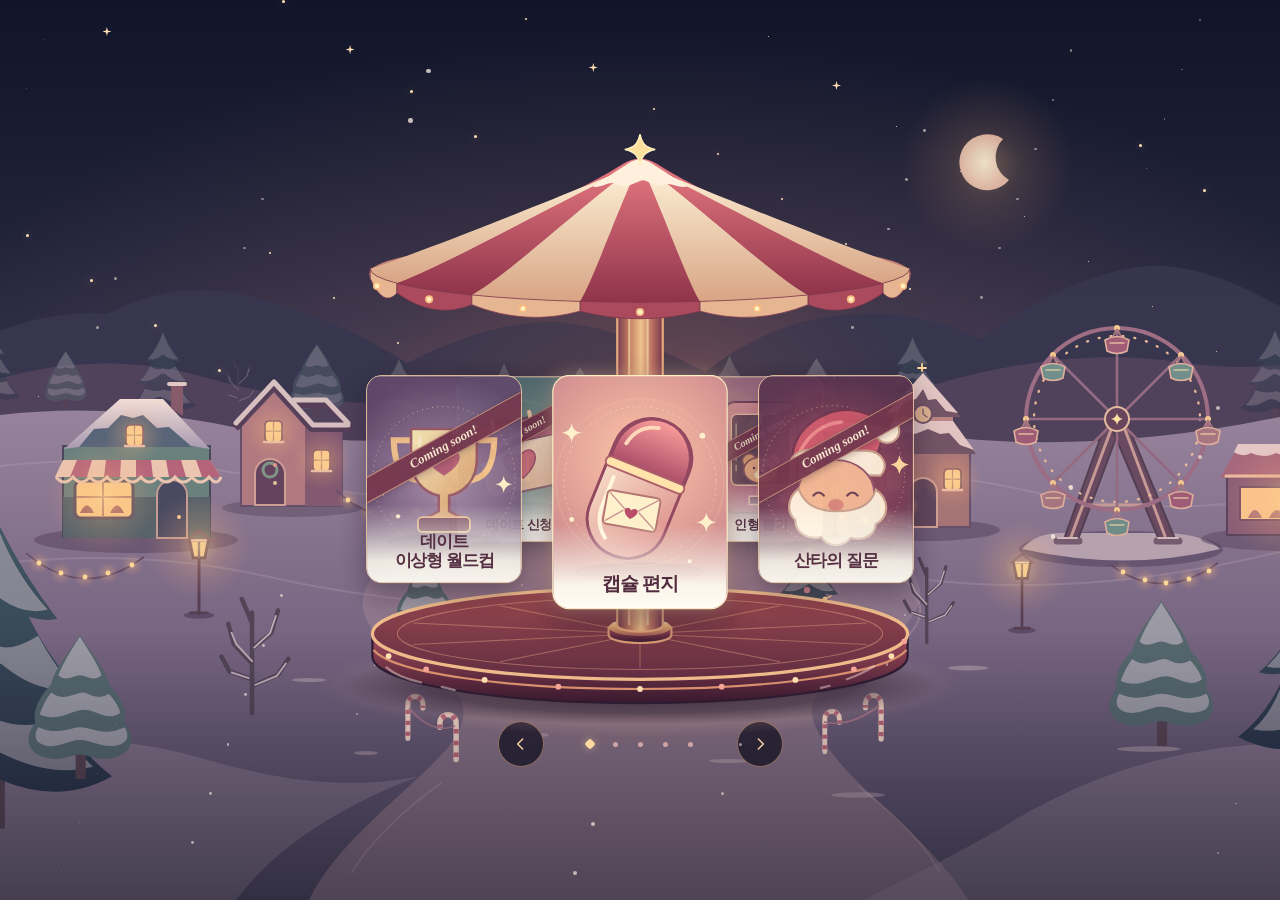
<file: index.html>
<!doctype html>
<html lang="ko">
<head>
  <meta charset="utf-8">
  <meta name="viewport" content="width=device-width, initial-scale=1">
  <meta name="theme-color" content="#141626">
  <meta name="robots" content="noindex, nofollow">
  <meta name="description" content="눈 내리는 밤, 우리 둘을 위한 작은 크리스마스 마을.">
  <title>Bubbly Self · 우리 둘의 크리스마스</title>
  <link rel="icon" href="/assets/spark.svg" type="image/svg+xml">
  <link rel="stylesheet" href="/style.css">
  <script src="/carousel.js" defer></script>
</head>
<body>
  <div class="scenery" aria-hidden="true">
    <div class="village"></div>
    <div class="stars"></div>
    <div class="meteor"></div>
    <div class="snow snow-far"></div>
  </div>
  <div class="snow snow-near" aria-hidden="true"></div>

  <main class="home">
    <section class="carousel" aria-label="크리스마스 회전목마">
      <div class="ride">
        <div class="ride-frame">
          <div class="ride-glow" aria-hidden="true"></div>
          <svg class="machine" viewBox="0 0 600 540" aria-hidden="true">
            <defs>
              <linearGradient id="floor" x2="0" y2="1" gradientUnits="objectBoundingBox">
                <stop stop-color="#9a494e"/><stop offset="1" stop-color="#612d42"/>
              </linearGradient>
              <linearGradient id="base" x2="0" y2="1" gradientUnits="objectBoundingBox">
                <stop stop-color="#a34c5c"/><stop offset="1" stop-color="#38182e"/>
              </linearGradient>
              <linearGradient id="gold" x2="0" y2="1" gradientUnits="objectBoundingBox">
                <stop stop-color="#fff0bd"/><stop offset=".48" stop-color="#e6aa71"/><stop offset="1" stop-color="#9f5b52"/>
              </linearGradient>
              <linearGradient id="column">
                <stop stop-color="#773d50"/><stop offset=".25" stop-color="#bf785f"/><stop offset=".52" stop-color="#efc28d"/><stop offset=".78" stop-color="#b76c60"/><stop offset="1" stop-color="#74394d"/>
              </linearGradient>
              <linearGradient id="red" x2="0" y2="1" gradientUnits="objectBoundingBox">
                <stop stop-color="#e67980"/><stop offset="1" stop-color="#8f344b"/>
              </linearGradient>
              <linearGradient id="cream" x2="0" y2="1" gradientUnits="objectBoundingBox">
                <stop stop-color="#fff4d9"/><stop offset="1" stop-color="#d8a485"/>
              </linearGradient>
              <radialGradient id="shadow">
                <stop stop-color="#20172a" stop-opacity=".9"/><stop offset=".7" stop-color="#2d2136" stop-opacity=".6"/><stop offset="1" stop-color="#2d2136" stop-opacity="0"/>
              </radialGradient>
              <radialGradient id="snow-light">
                <stop stop-color="#fed0ad" stop-opacity=".53"/><stop offset=".56" stop-color="#eeb9a0" stop-opacity=".25"/><stop offset="1" stop-color="#eeb9a0" stop-opacity="0"/>
              </radialGradient>
            </defs>
            <ellipse cx="300" cy="512" rx="298" ry="48" fill="url(#snow-light)"/>
            <ellipse cx="300" cy="513" rx="279" ry="36" fill="url(#shadow)"/>
            <g transform="translate(0 90)">
              <path d="M53 376v20c0 24 110 43 247 43s247-19 247-43v-20Z" fill="url(#base)" stroke="#2c1b31" stroke-width="2"/>
              <ellipse cx="300" cy="375" rx="247" ry="42" fill="url(#floor)" stroke="#efbb8b" stroke-width="3"/>
              <ellipse cx="300" cy="375" rx="224" ry="33" fill="none" stroke="#edab86" stroke-opacity=".45"/>
              <path d="M54 390c18 21 121 36 246 36s228-15 246-36" fill="none" stroke="#d88f6d" stroke-width="2"/>
              <g class="floor-spokes"></g>
              <g class="floor-lights"></g>
            </g>
            <path d="M66 496q10 9 32 14m19 4 12 3m362-10q14-5 25-12m-41 18-8 2" fill="none" stroke="#f6dcd4" stroke-opacity=".47" stroke-width="2" stroke-linecap="round"/>
            <path d="M271 459v7c0 10 58 10 58 0v-7Z" fill="url(#base)" stroke="#d99c75" stroke-width="2"/>
            <ellipse cx="300" cy="459" rx="29" ry="8" fill="url(#gold)"/>
            <path d="M279 143h42v314c0 8-42 8-42 0Z" fill="url(#column)" stroke="#e9ab7e" stroke-width="2"/>
            <path d="M290 151v306m17-306v306" stroke="#ffe4b2" stroke-width="2" opacity=".56"/>
            <rect x="275" y="163" width="50" height="10" rx="4" fill="url(#gold)" stroke="#94545a" stroke-width="1.5"/>
            <g class="poles"></g>
          </svg>

          <div class="cards">
            <div class="slot is-current" data-index="0">
              <a class="card" href="/Capsule_Letter" aria-label="캡슐 편지 열기">
                <img src="/assets/capsule.svg" width="240" height="238" alt="" draggable="false" fetchpriority="high">
                <span class="card-caption"><strong>캡슐 편지</strong></span>
              </a>
            </div>
            <div class="slot" data-index="1">
              <button class="card" type="button" aria-label="산타의 질문, 준비 중">
                <img src="/assets/santa.svg" width="240" height="238" alt="" draggable="false">
                <span class="ribbon" aria-hidden="true">Coming soon!</span>
                <span class="card-caption"><strong>산타의 질문</strong></span>
              </button>
            </div>
            <div class="slot" data-index="2">
              <button class="card" type="button" aria-label="인형 뽑기, 준비 중">
                <img src="/assets/claw.svg" width="240" height="238" alt="" draggable="false">
                <span class="ribbon" aria-hidden="true">Coming soon!</span>
                <span class="card-caption"><strong>인형 뽑기</strong></span>
              </button>
            </div>
            <div class="slot" data-index="3">
              <button class="card" type="button" aria-label="데이트 신청, 준비 중">
                <img src="/assets/date.svg" width="240" height="238" alt="" draggable="false">
                <span class="ribbon" aria-hidden="true">Coming soon!</span>
                <span class="card-caption"><strong>데이트 신청</strong></span>
              </button>
            </div>
            <div class="slot" data-index="4">
              <button class="card" type="button" aria-label="데이트 이상형 월드컵, 준비 중">
                <img src="/assets/trophy.svg" width="240" height="238" alt="" draggable="false">
                <span class="ribbon" aria-hidden="true">Coming soon!</span>
                <span class="card-caption"><strong><span>데이트</span> <span>이상형 월드컵</span></strong></span>
              </button>
            </div>
          </div>

          <svg class="canopy" viewBox="0 0 600 540" aria-hidden="true">
            <ellipse cx="300" cy="133" rx="249" ry="31" fill="#542a42" stroke="#c48074" stroke-width="2"/>
            <path d="M51 128c47-16 149-44 234-97 9-6 21-6 30 0 85 53 187 81 234 97-19 24-121 37-249 37S70 152 51 128Z" fill="url(#red)"/>
            <g class="roof-panels"></g>
            <g class="roof-trim"></g>
            <path d="M256 52c15-9 25-16 33-21 7-5 15-5 22 0 8 5 18 12 33 21-9 3-15-5-23-1-8 4-14-7-21-4-8 3-15 8-22 3-6-4-15 5-22 2Z" fill="#fff0dd"/>
            <path d="M300 4c2 9 5 12 14 14-9 2-12 5-14 14-2-9-5-12-14-14 9-2 12-5 14-14Z" fill="#ffdf9e" stroke="#fff0bd" stroke-width="1.5"/>
          </svg>
        </div>
      </div>

      <div class="controls" hidden>
        <button type="button" class="turn previous" aria-label="이전 카드"><svg viewBox="0 0 24 24" aria-hidden="true"><path d="M14 6l-6 6 6 6"/></svg></button>
        <div class="selection">
          <div class="stops" aria-label="카드 선택">
            <button type="button" aria-label="캡슐 편지 선택" aria-current="true"></button>
            <button type="button" aria-label="산타의 질문 선택"></button>
            <button type="button" aria-label="인형 뽑기 선택"></button>
            <button type="button" aria-label="데이트 신청 선택"></button>
            <button type="button" aria-label="데이트 이상형 월드컵 선택"></button>
          </div>
        </div>
        <button type="button" class="turn next" aria-label="다음 카드"><svg viewBox="0 0 24 24" aria-hidden="true"><path d="M10 6l6 6-6 6"/></svg></button>
      </div>
      <p class="visually-hidden" role="status"></p>
    </section>
  </main>

</body>
</html>
</file>
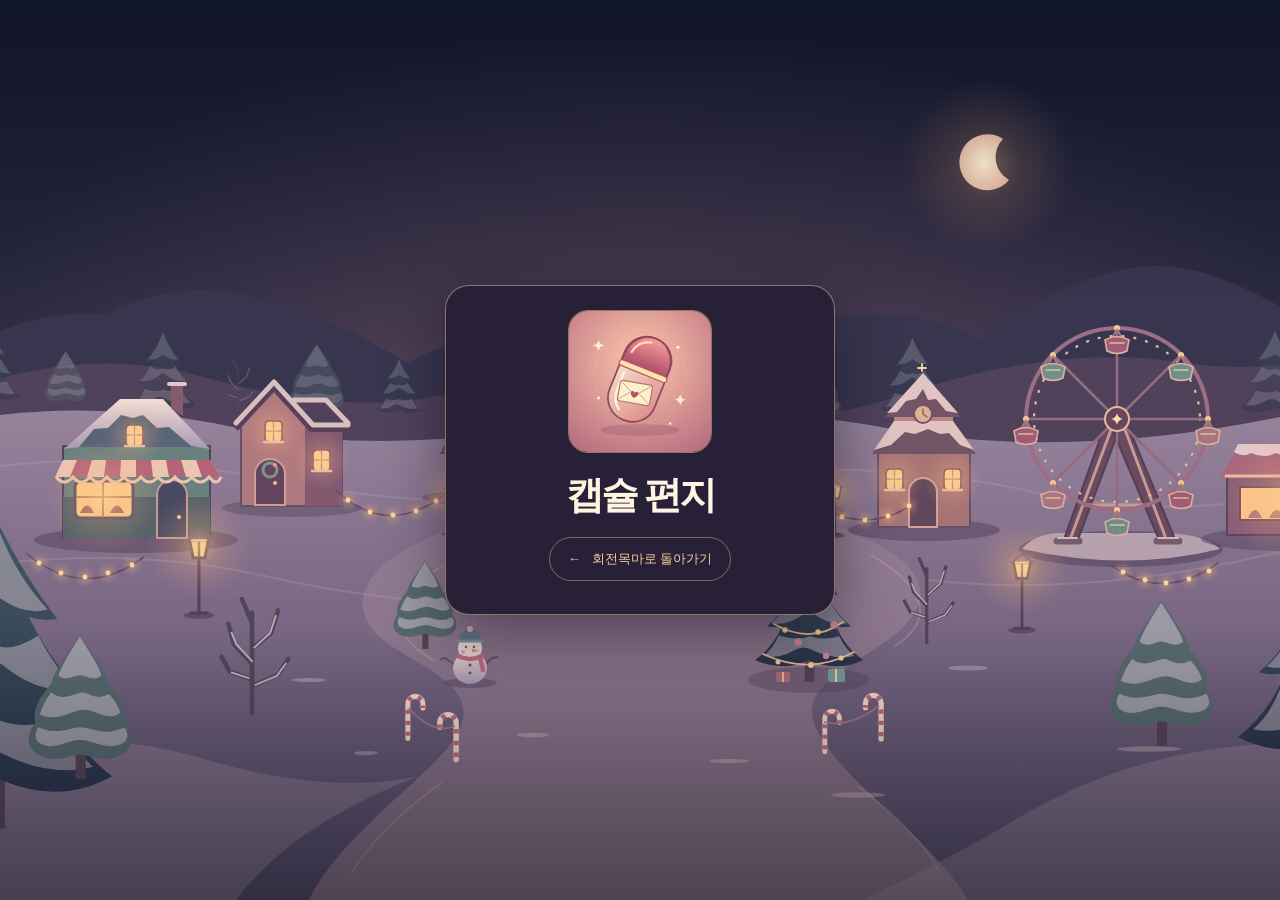
<file: Capsule_Letter/index.html>
<!doctype html>
<html lang="ko">
<head>
  <meta charset="utf-8">
  <meta name="viewport" content="width=device-width, initial-scale=1">
  <meta name="theme-color" content="#141626">
  <meta name="robots" content="noindex, nofollow">
  <title>캡슐 편지 · Bubbly Self</title>
  <link rel="icon" href="/assets/spark.svg" type="image/svg+xml">
  <link rel="stylesheet" href="/style.css">
</head>
<body>
  <div class="scenery" aria-hidden="true"><div class="village"></div></div>

  <main class="letter-page">
    <article class="letter">
      <img src="/assets/capsule.svg" width="144" height="143" alt="">
      <h1>캡슐 편지</h1>
      <a class="return" href="/">← &nbsp; 회전목마로 돌아가기</a>
    </article>
  </main>

</body>
</html>
</file>
<file: style.css>
:root {
  color-scheme: dark;
  --gold: #f8cf9e;
  --night: #141626;
  --serif: Georgia, 'Times New Roman', serif;
  --sans: 'Apple SD Gothic Neo', 'Malgun Gothic', 'Noto Sans CJK KR', sans-serif;
}

*, *::before, *::after { box-sizing: border-box; }

body {
  min-width: 0;
  min-height: 100svh;
  margin: 0;
  display: flex;
  flex-direction: column;
  color: #fff3e2;
  background: var(--night);
  font-family: var(--sans);
}

button, a { -webkit-tap-highlight-color: transparent; }
button { font: inherit; }
a { color: inherit; }
:focus-visible { outline: 2px solid #fff0b7; outline-offset: 4px; }

.scenery, .village, .stars, .snow { position: fixed; inset: 0; pointer-events: none; }
.scenery { z-index: -1; overflow: hidden; background: radial-gradient(ellipse at 50% 60%, #3f3148, transparent 66%), linear-gradient(#101526, #232238 62%, #323044); }
.village { background: url('/assets/village.svg') center bottom / cover no-repeat; }
.village::after { content: ''; position: absolute; inset: 0; background: linear-gradient(180deg, #11142429, transparent 35%, #11132108 70%, #11132178); }
.snow-near { z-index: 3; overflow: hidden; }

.star, .flake { position: absolute; left: var(--x); top: var(--y); }
.star { width: var(--size); height: var(--size); background: #ffdfb3; border-radius: 50%; box-shadow: 0 0 7px #ffddb577; animation: twinkle var(--speed) var(--delay) ease-in-out infinite alternate; }
.star.is-bright { border-radius: 0; clip-path: polygon(50% 0, 60% 40%, 100% 50%, 60% 60%, 50% 100%, 40% 60%, 0 50%, 40% 40%); }
.flake { width: var(--size); height: var(--size); border-radius: 50%; background: #fff3e7; opacity: var(--opacity); animation: fall var(--speed) var(--delay) linear infinite; }
.meteor { position: absolute; top: 13%; left: 77%; width: clamp(55px, 8vw, 108px); height: 2px; border-radius: 50%; background: linear-gradient(90deg, #fff7da, #fbd2ad88, transparent); transform-origin: left center; opacity: 0; animation: shoot 18s 4s linear infinite; }

@keyframes twinkle { from { opacity: .26; } to { opacity: .93; } }
@keyframes fall { from { transform: translate3d(0, calc(-8vh - var(--y)), 0); } to { transform: translate3d(var(--drift), calc(109vh - var(--y)), 0); } }
@keyframes shoot {
  0%, 100% { transform: rotate(-27deg) translateX(0); opacity: 0; }
  1.4% { opacity: .94; }
  8%, 99% { transform: rotate(-27deg) translateX(calc(-1 * clamp(150px, 36vw, 510px))); opacity: 0; }
}

.home { flex: 1; display: grid; place-items: center; padding: 20px 12px; }
.carousel { width: min(100%, 650px); }
.ride { position: relative; touch-action: pan-y; user-select: none; }
.ride.is-ready { cursor: grab; }
.ride.is-dragging, .ride.is-dragging .card { cursor: grabbing; }
.ride-frame { position: relative; isolation: isolate; aspect-ratio: 600 / 540; }
.machine, .canopy, .cards { position: absolute; width: 100%; height: 100%; inset: 0; }
.machine, .canopy { pointer-events: none; }
.machine { overflow: visible; }
.canopy { z-index: 2; }
.cards { z-index: 1; }
.ride-glow { position: absolute; inset: 10% 0 -5%; background: radial-gradient(ellipse at 50% 55%, #ffbc6c38 0, #c3684d23 32%, transparent 65%); pointer-events: none; }
.slot { position: absolute; left: 50%; top: 61.85%; width: 27.5%; transform: translate(-50%, -50%); font-size: clamp(10px, 3.2vw, 18px); }
.ride:not(.is-ready) .slot:not(:first-child) { display: none; }
.card {
  position: relative;
  display: block;
  width: 100%;
  aspect-ratio: 3 / 4;
  overflow: hidden;
  border: 1px solid #f1cb9f;
  border-radius: .9em;
  padding: 0;
  color: #512b3e;
  background: #fff0da;
  box-shadow: 0 .6em 1.6em #15091f65, inset 0 0 0 1px #fff2db;
  font: inherit;
  text-align: center;
  text-decoration: none;
  cursor: pointer;
}
.card img { position: absolute; inset: 0; width: 100%; height: 100%; display: block; object-fit: cover; }
.is-current .card { border-color: #fff1c6; box-shadow: 0 0 1em #ffd4a769, 0 .6em 1.6em #15091f74; }
.card-caption { position: absolute; inset: auto 0 0; min-height: 36%; display: grid; align-items: end; padding: 1.6em .55em .65em; background: linear-gradient(transparent, #fffdf0ed 72%, #fffdf5); }
.card-caption strong { font-size: 1em; line-height: 1.16; letter-spacing: -.055em; word-break: keep-all; text-wrap: balance; }
.card-caption strong span { display: block; white-space: nowrap; }
.ribbon { position: absolute; top: 29%; left: -11%; width: 122%; padding: .24em 0 .3em; transform: rotate(-29deg); background: #75364c; color: #fff0d5; border-block: 1px solid #f7c696a6; box-shadow: 0 .18em .5em #37202e45; text-align: center; font: italic 700 .77em var(--serif); white-space: nowrap; }

.controls { display: flex; align-items: center; justify-content: center; gap: clamp(16px, 5vw, 34px); margin: 6px 0 3px; }
.controls[hidden] { display: none; }
.turn { width: 46px; height: 46px; display: grid; place-items: center; padding: 0; border: 1px solid #e6b08782; border-radius: 50%; background: #282235; color: var(--gold); cursor: pointer; transition: background-color .2s, color .2s; }
.turn svg { width: 20px; fill: none; stroke: currentColor; stroke-width: 1.8; stroke-linecap: round; stroke-linejoin: round; }
.selection { display: grid; justify-items: center; }
.stops { display: flex; align-items: center; }
.stops button { width: 25px; height: 27px; display: grid; place-items: center; padding: 0; border: 0; background: transparent; border-radius: 8px; cursor: pointer; }
.stops button::after { content: ''; width: 5px; height: 5px; border-radius: 50%; background: #d1a5a5; }
.stops button[aria-current]::after { width: 8px; height: 8px; border-radius: 2px; transform: rotate(45deg); background: #ffdb9f; box-shadow: 0 0 8px #ffdb9f85; }

.letter-page { flex: 1; display: grid; place-items: center; padding: 30px 18px; }
.letter { width: min(100%, 390px); padding: 24px 20px 33px; border: 1px solid #f7ca9880; border-radius: 24px; background: #272036; box-shadow: 0 20px 60px #100d1d7d; text-align: center; }
.letter img { display: block; margin: 0 auto 20px; border: 1px solid #f7ca9880; border-radius: 20px; }
.letter h1 { margin: 0 0 18px; font-size: 38px; line-height: 1.19; letter-spacing: -.08em; }
.return { display: inline-block; padding: 12px 18px; border: 1px solid #f8d2a86b; border-radius: 99px; color: var(--gold); font-size: 13px; text-decoration: none; }

.visually-hidden { position: absolute; width: 1px; height: 1px; padding: 0; margin: -1px; overflow: hidden; clip-path: inset(50%); white-space: nowrap; }

@media (min-width: 640px) {
  .slot { width: 25.7%; }
}

@media (min-width: 640px) and (max-height: 820px) {
  .carousel { width: min(100%, 600px); }
}

@media (max-width: 380px) { .slot { font-size: clamp(9px, 3.45vw, 11px); } }

@media (hover: hover) {
  .turn:hover, .return:hover { background: #533147; color: #fff1d1; }
  .card:hover { border-color: #fff4d6; }
}

@media (prefers-reduced-motion: reduce) {
  .star, .flake, .meteor { animation: none; }
  .turn { transition: none; }
}
</file>
